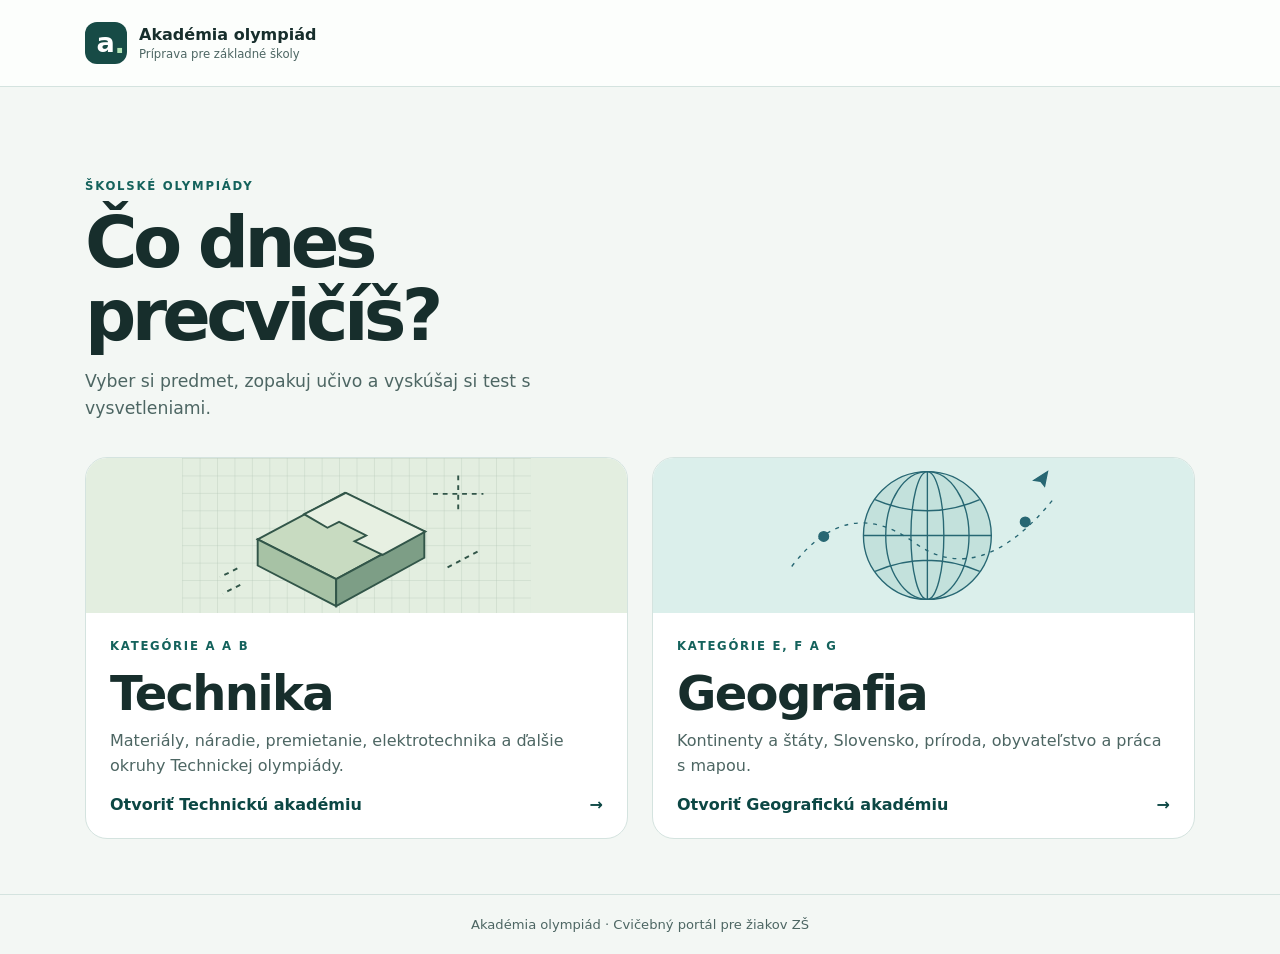
<file: index.html>
<!doctype html>
<html lang="sk">
<head>
<meta charset="utf-8"><meta name="viewport" content="width=device-width,initial-scale=1">
<meta name="description" content="Príprava na Technickú a Geografickú olympiádu pre žiakov základných škôl.">
<title>Akadémia olympiád | Vyber si predmet</title>
<link rel="stylesheet" href="geografia/academy.css">
</head>
<body class="portal">
<header class="portal-header"><a class="wordmark" href="./"><span class="logo">a<span>.</span></span><span>Akadémia olympiád<small>Príprava pre základné školy</small></span></a></header>
<main class="portal-main">
  <div class="portal-intro"><p class="kicker">ŠKOLSKÉ OLYMPIÁDY</p><h1>Čo dnes<br>precvičíš?</h1><p>Vyber si predmet, zopakuj učivo a vyskúšaj si test s vysvetleniami.</p></div>
  <div class="subject-grid">
    <a class="subject tech" href="technika.html">
      <div class="subject-art" aria-hidden="true"><svg viewBox="0 0 360 160"><defs><pattern id="grid" width="18" height="18" patternUnits="userSpaceOnUse"><path d="M18 0H0V18" fill="none" stroke="#abc0ac" stroke-width=".6"/></pattern></defs><rect width="360" height="160" fill="url(#grid)"/><g fill="none" stroke="#325649" stroke-width="2"><path d="M78 84 168 36 250 76 159 125Z" fill="#c8dbc1"/><path d="M78 84v27l81 42v-28Z" fill="#a7c2a5"/><path d="M159 125l91-49v27l-91 50Z" fill="#7d9e86"/><path d="m126 58 43-22 82 40-44 24-29-14 12-6-28-14-12 6Z" fill="#e7f0e2"/><path d="M259 37h52m-26-19v38M57 114l-18 9m21 8-18 9m232-27 34-18" stroke-dasharray="5 5"/></g></svg></div>
      <div class="subject-content"><p class="kicker">KATEGÓRIE A A B</p><h2>Technika</h2><p>Materiály, náradie, premietanie, elektrotechnika a ďalšie okruhy Technickej olympiády.</p><span class="subject-cta">Otvoriť Technickú akadémiu <span aria-hidden="true">→</span></span></div>
    </a>
    <a class="subject geo" href="geografia/">
      <div class="subject-art" aria-hidden="true"><svg viewBox="0 0 360 160"><g fill="none" stroke="#276773" stroke-width="1.4"><circle cx="184" cy="80" r="66" fill="#c3e1dc"/><ellipse cx="184" cy="80" rx="43" ry="66"/><ellipse cx="184" cy="80" rx="17" ry="66"/><path d="M118 80h132M130 43q54 23 108 0M130 117q54-23 108 0M184 14v132"/><path d="M44 112q57-75 126-25t146-47" stroke-dasharray="4 6"/><circle cx="77" cy="81" r="5" fill="#276773"/><circle cx="285" cy="66" r="5" fill="#276773"/><path d="m294 23 14-9-3 15-4-5Z" fill="#276773"/></g></svg></div>
      <div class="subject-content"><p class="kicker">KATEGÓRIE E, F A G</p><h2>Geografia</h2><p>Kontinenty a štáty, Slovensko, príroda, obyvateľstvo a práca s mapou.</p><span class="subject-cta">Otvoriť Geografickú akadémiu <span aria-hidden="true">→</span></span></div>
    </a>
  </div>
</main>
<footer class="portal-footer">Akadémia olympiád · Cvičebný portál pre žiakov ZŠ</footer>
</body></html>
</file>
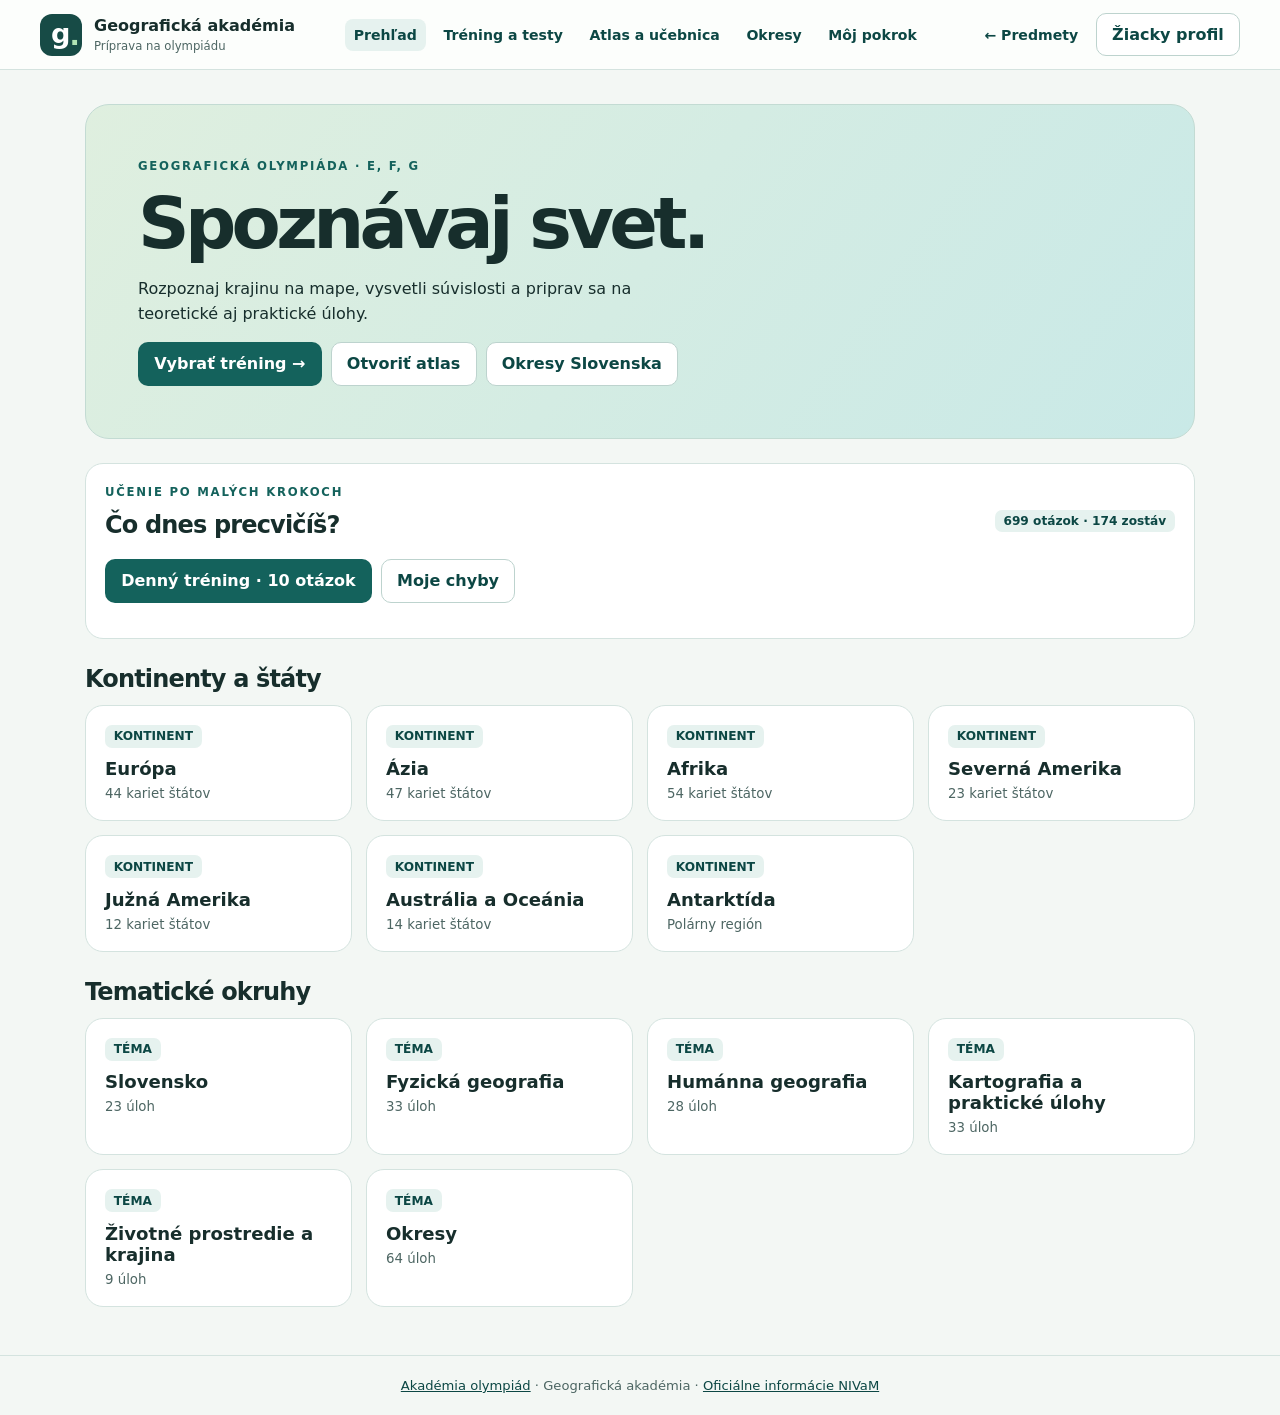
<file: geografia/index.html>
<!doctype html>
<html lang="sk">
<head>
<meta charset="utf-8"><meta name="viewport" content="width=device-width,initial-scale=1">
<meta name="description" content="Geografická akadémia pre základné školy. Tréning na Geografickú olympiádu, atlas a pokrok.">
<title>Geografická akadémia</title>
<link rel="stylesheet" href="academy.css?v=gelnica1">
<script src="app.js?v=gelnica1" defer></script>
</head>
<body class="academy">
<header class="academy-header">
  <a class="wordmark" href="#prehlad"><span class="logo">g<span>.</span></span><span>Geografická akadémia<small>Príprava na olympiádu</small></span></a>
  <nav aria-label="Navigácia"><a href="#prehlad">Prehľad</a><a href="#trening">Tréning a testy</a><a href="#atlas">Atlas a učebnica</a><a href="#okresy">Okresy</a><a href="#pokrok">Môj pokrok</a></nav>
  <div class="header-actions"><a href="../">← Predmety</a><button id="profile-button" class="secondary">Profil</button></div>
</header>
<main id="screen" class="screen" tabindex="-1"><p role="status">Načítavam geografické otázky…</p></main>
<footer class="portal-footer"><a href="../">Akadémia olympiád</a> · Geografická akadémia · <a href="https://nivam.sk/olympiady-a-sutaze/geograficka-olympiada/">Oficiálne informácie NIVaM</a></footer>
<dialog id="profile-dialog" aria-labelledby="profile-title">
  <form id="profile-form">
    <p class="kicker">MÔJ PROFIL</p><h2 id="profile-title">Žiacky profil</h2>
    <p class="muted">Použi prezývku. Pokusy aj profil sa ukladajú v tomto prehliadači.</p>
    <label>Prezývka<input name="nickname" maxlength="30" autocomplete="off" required></label>
    <label>Kategória<select name="category"><option value="G">G · 5. ročník</option><option value="F">F · 6.–7. ročník</option><option value="E">E · 8.–9. ročník</option></select></label>
    <div class="actions"><button class="primary">Vytvoriť profil</button><button type="button" id="close-profile" class="secondary">Zavrieť</button></div>
  </form>
  <div id="profiles"></div>
</dialog>
</body></html>
</file>
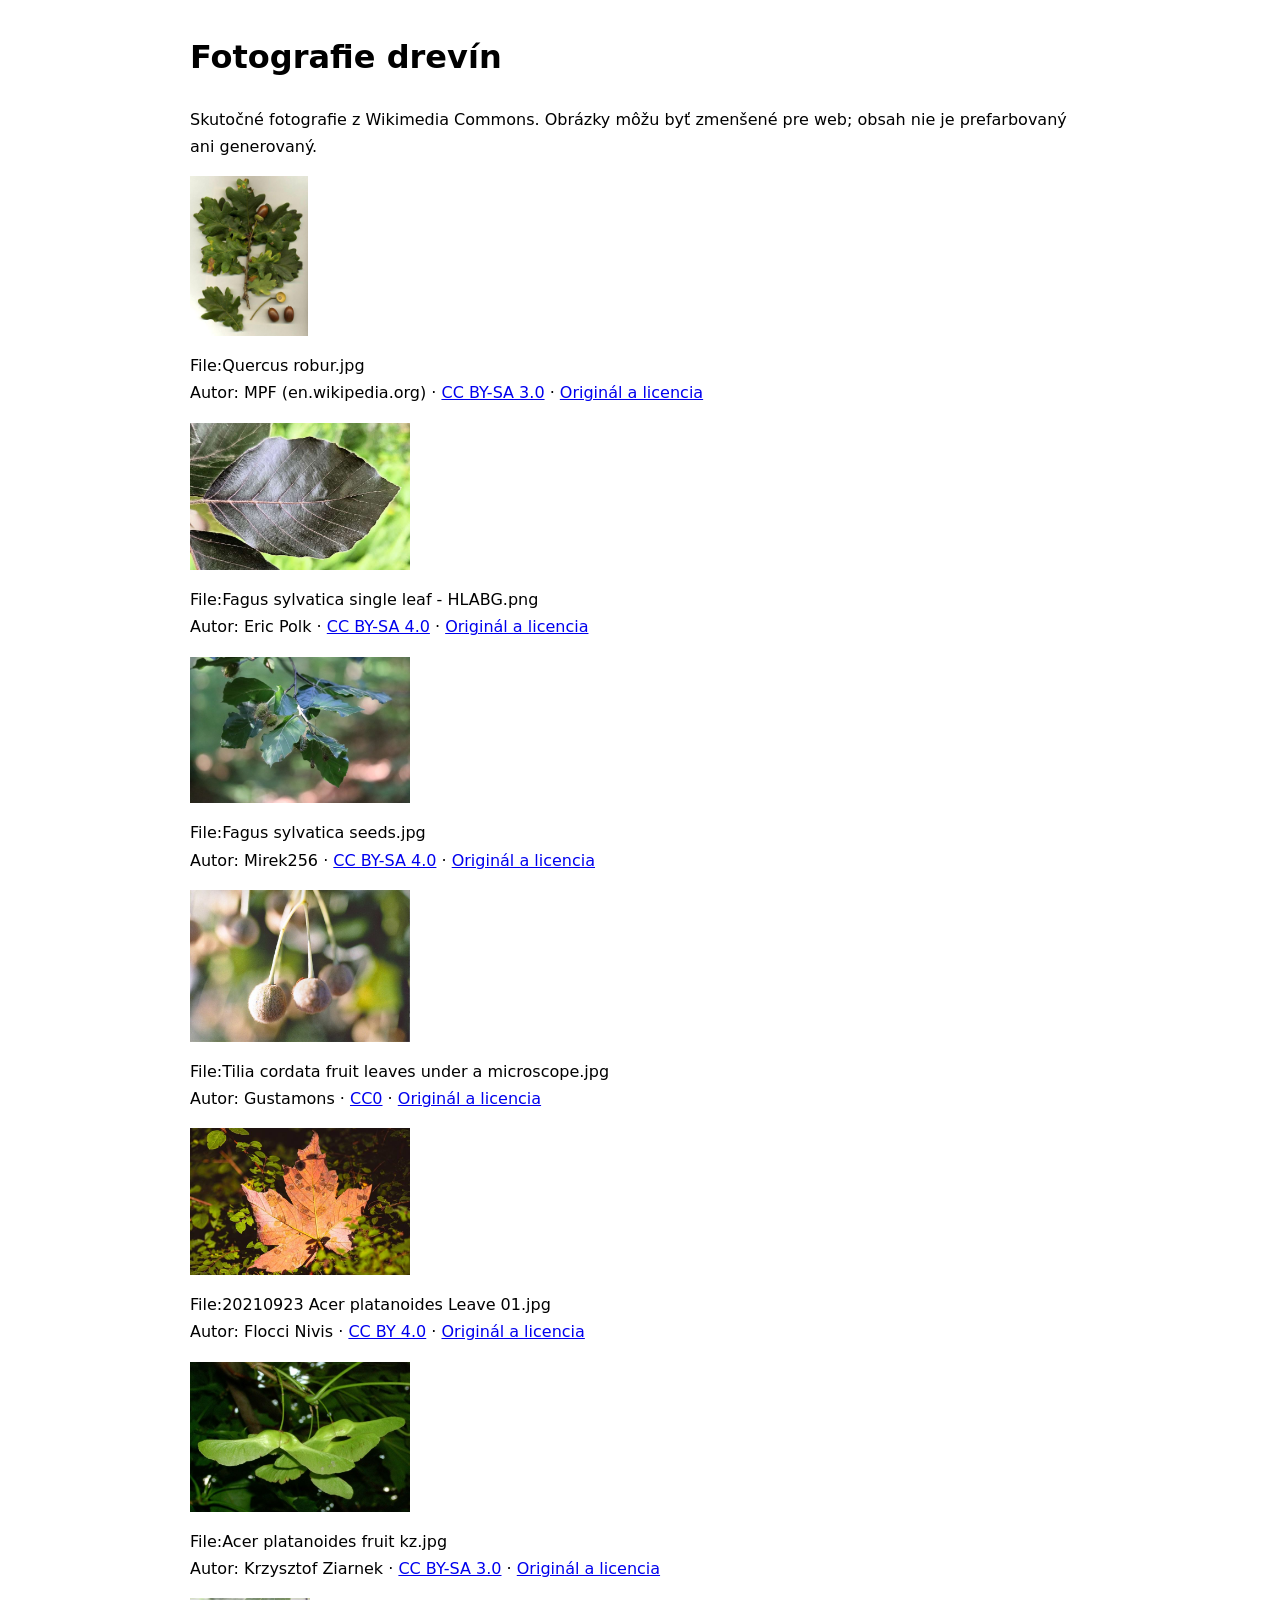
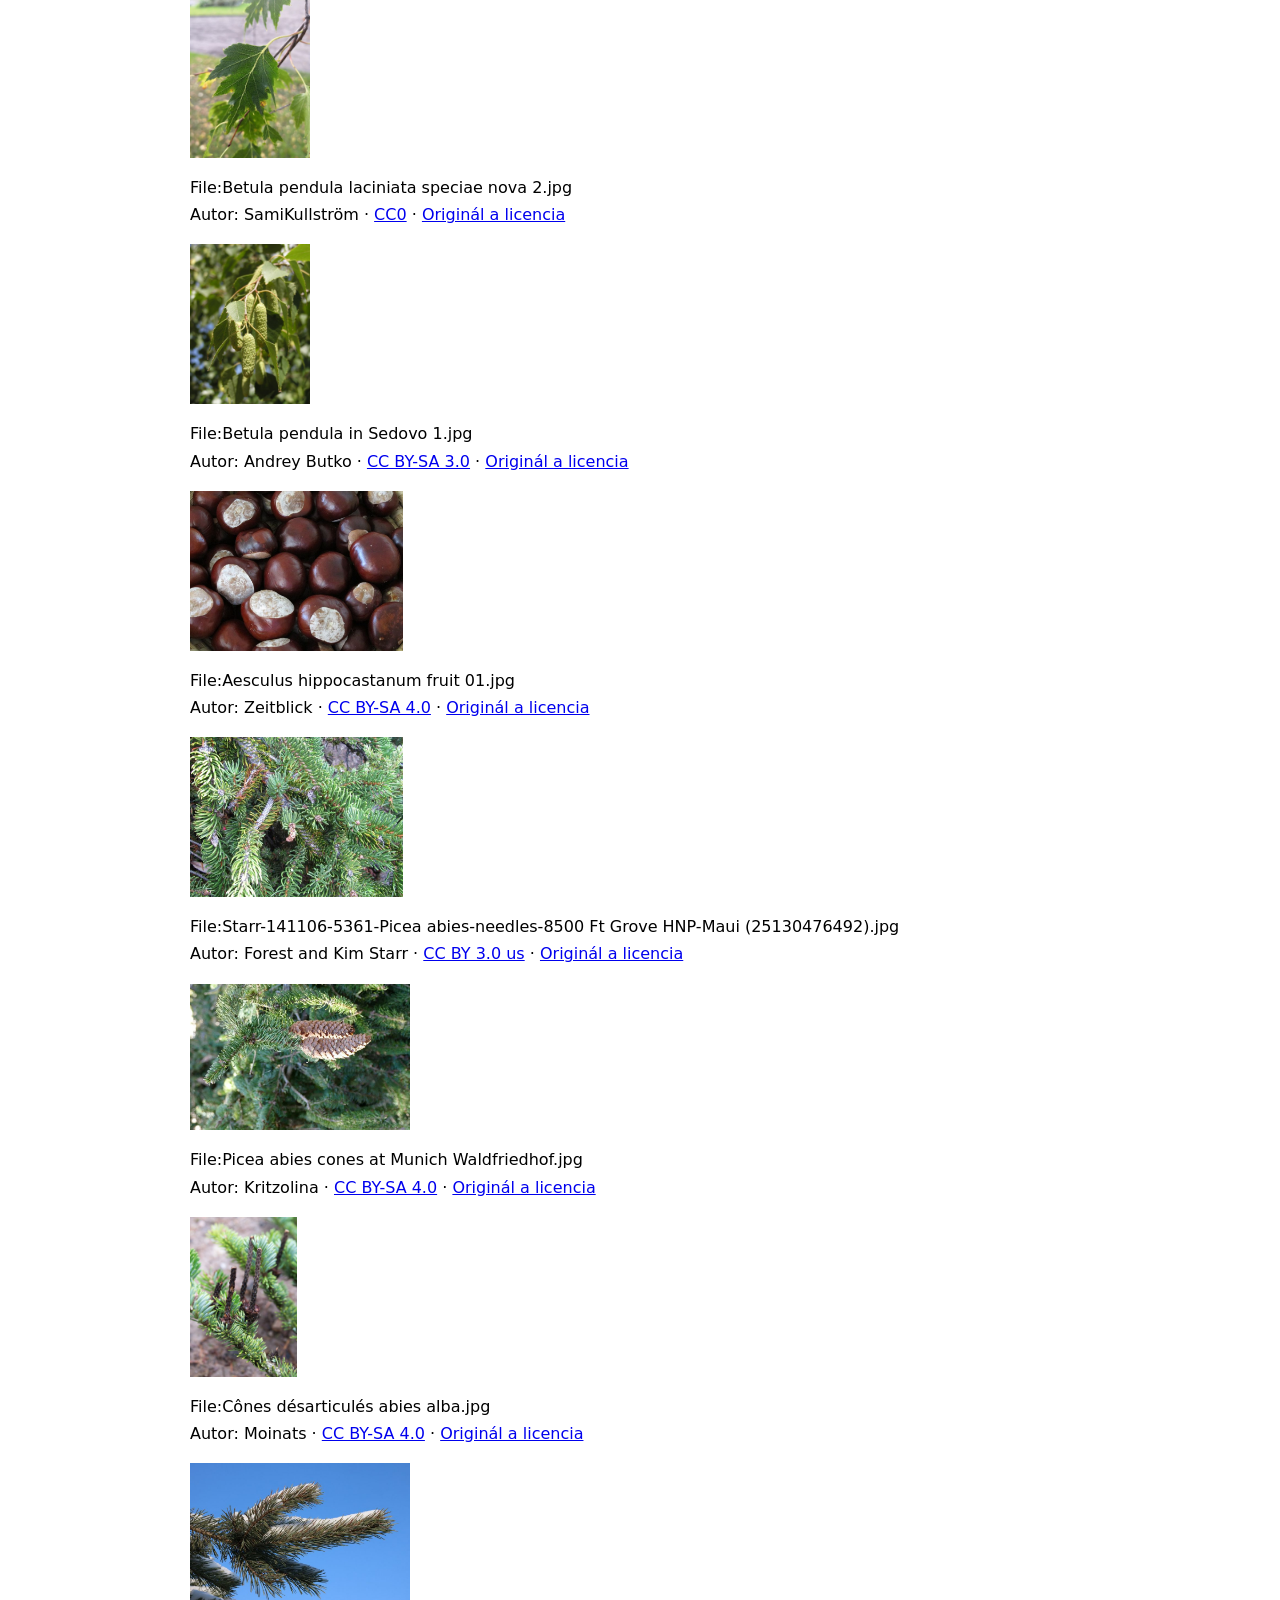
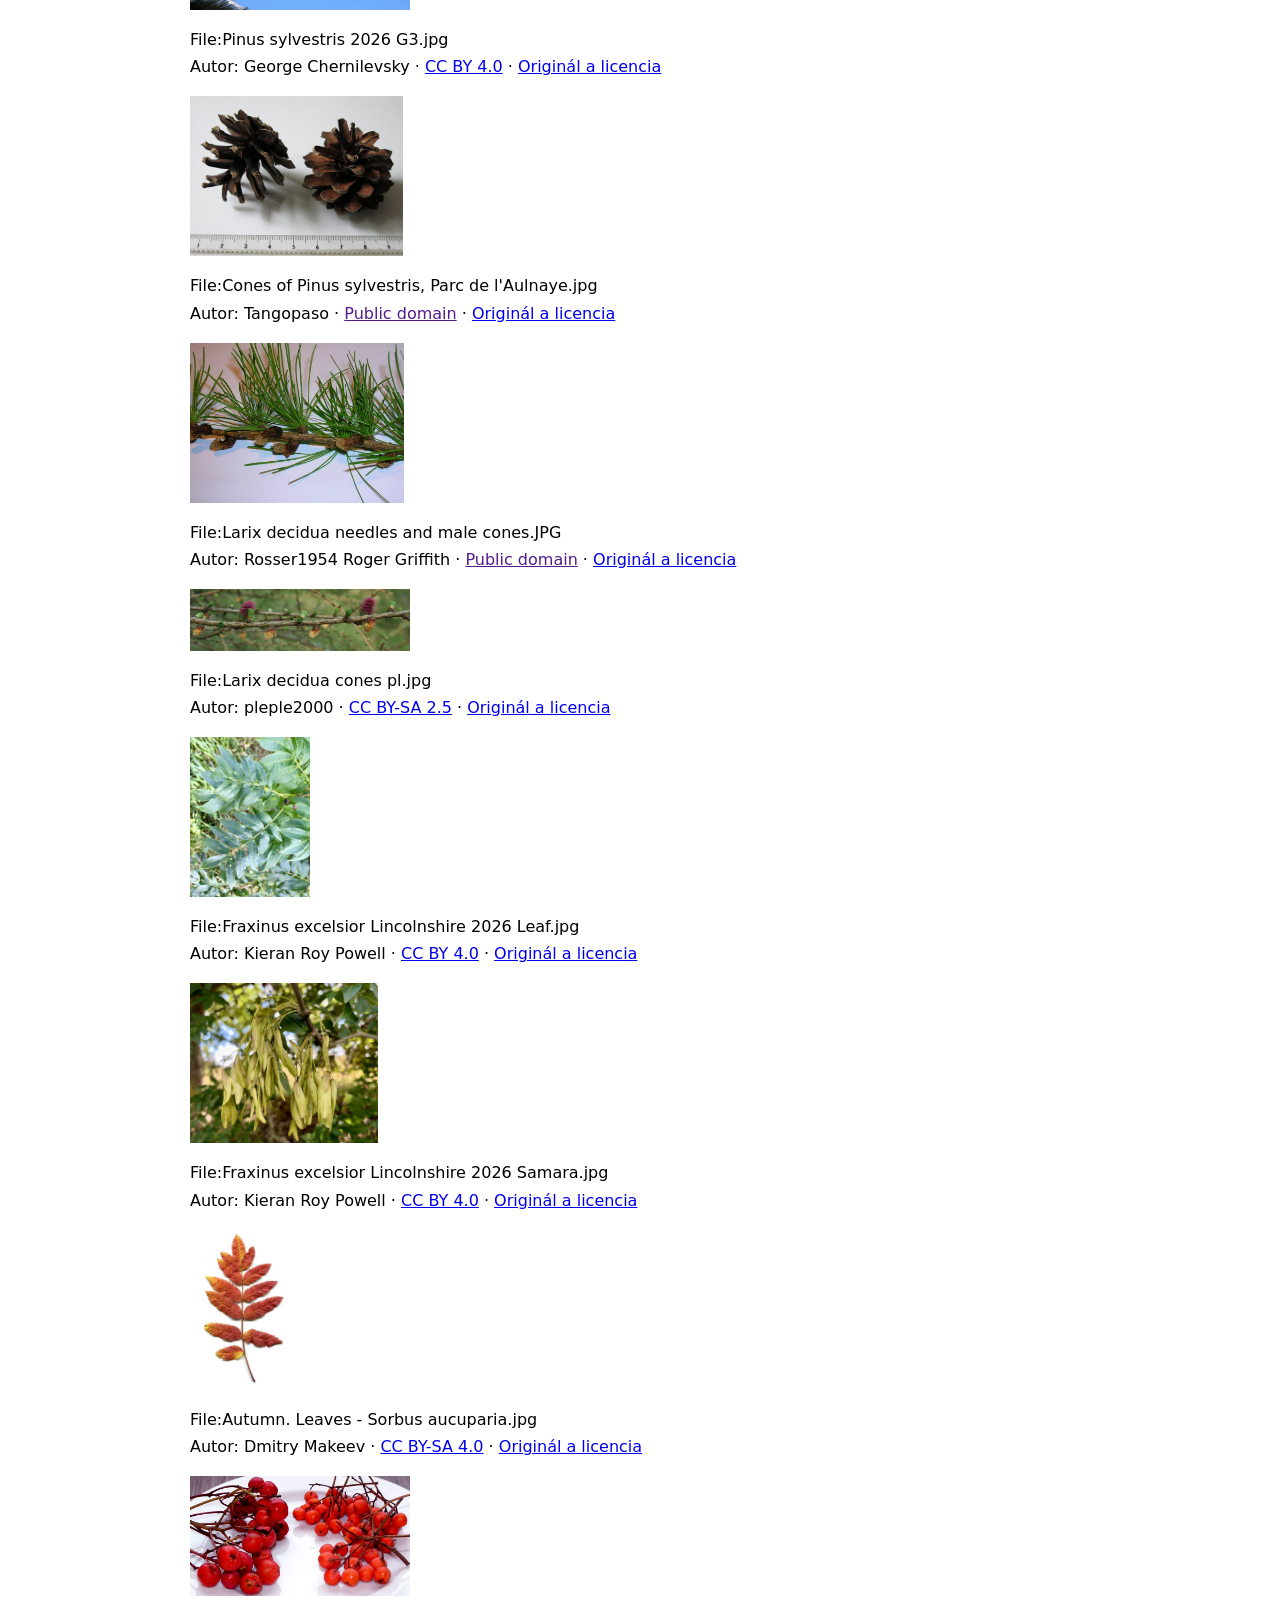
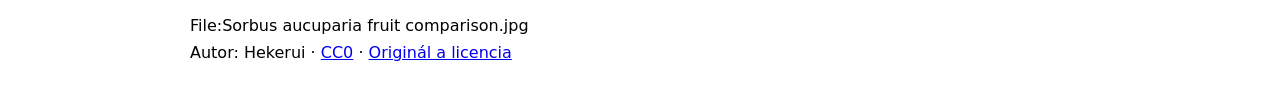
<file: photo-credits.html>
<html lang="sk"><meta charset="utf-8"><title>Fotografie – zdroje</title><style>body{max-width:900px;margin:30px auto;font:16px/1.7 system-ui}img{max-width:220px;max-height:160px}</style><h1>Fotografie drevín</h1><p>Skutočné fotografie z Wikimedia Commons. Obrázky môžu byť zmenšené pre web; obsah nie je prefarbovaný ani generovaný.</p><section><img src="assets/tree-photos/oak-fruit.jpg"><p>File:Quercus robur.jpg<br>Autor: MPF (en.wikipedia.org) · <a href="http://creativecommons.org/licenses/by-sa/3.0/">CC BY-SA 3.0</a> · <a href="https://commons.wikimedia.org/wiki/File:Quercus_robur.jpg">Originál a licencia</a></p></section><section><img src="assets/tree-photos/beech-leaf.jpg"><p>File:Fagus sylvatica single leaf - HLABG.png<br>Autor: Eric Polk · <a href="https://creativecommons.org/licenses/by-sa/4.0">CC BY-SA 4.0</a> · <a href="https://commons.wikimedia.org/wiki/File:Fagus_sylvatica_single_leaf_-_HLABG.png">Originál a licencia</a></p></section><section><img src="assets/tree-photos/beech-fruit.jpg"><p>File:Fagus sylvatica seeds.jpg<br>Autor: Mirek256 · <a href="https://creativecommons.org/licenses/by-sa/4.0">CC BY-SA 4.0</a> · <a href="https://commons.wikimedia.org/wiki/File:Fagus_sylvatica_seeds.jpg">Originál a licencia</a></p></section><section><img src="assets/tree-photos/linden-fruit.jpg"><p>File:Tilia cordata fruit leaves under a microscope.jpg<br>Autor: Gustamons · <a href="http://creativecommons.org/publicdomain/zero/1.0/deed.en">CC0</a> · <a href="https://commons.wikimedia.org/wiki/File:Tilia_cordata_fruit_leaves_under_a_microscope.jpg">Originál a licencia</a></p></section><section><img src="assets/tree-photos/maple-leaf.jpg"><p>File:20210923 Acer platanoides Leave 01.jpg<br>Autor: Flocci Nivis · <a href="https://creativecommons.org/licenses/by/4.0">CC BY 4.0</a> · <a href="https://commons.wikimedia.org/wiki/File:20210923_Acer_platanoides_Leave_01.jpg">Originál a licencia</a></p></section><section><img src="assets/tree-photos/maple-fruit.jpg"><p>File:Acer platanoides fruit kz.jpg<br>Autor: Krzysztof Ziarnek · <a href="http://creativecommons.org/licenses/by-sa/3.0/">CC BY-SA 3.0</a> · <a href="https://commons.wikimedia.org/wiki/File:Acer_platanoides_fruit_kz.jpg">Originál a licencia</a></p></section><section><img src="assets/tree-photos/birch-leaf.jpg"><p>File:Betula pendula laciniata speciae nova 2.jpg<br>Autor: SamiKullström · <a href="http://creativecommons.org/publicdomain/zero/1.0/deed.en">CC0</a> · <a href="https://commons.wikimedia.org/wiki/File:Betula_pendula_laciniata_speciae_nova_2.jpg">Originál a licencia</a></p></section><section><img src="assets/tree-photos/birch-fruit.jpg"><p>File:Betula pendula in Sedovo 1.jpg<br>Autor: Andrey Butko · <a href="https://creativecommons.org/licenses/by-sa/3.0">CC BY-SA 3.0</a> · <a href="https://commons.wikimedia.org/wiki/File:Betula_pendula_in_Sedovo_1.jpg">Originál a licencia</a></p></section><section><img src="assets/tree-photos/horse-fruit.jpg"><p>File:Aesculus hippocastanum fruit 01.jpg<br>Autor: Zeitblick · <a href="https://creativecommons.org/licenses/by-sa/4.0">CC BY-SA 4.0</a> · <a href="https://commons.wikimedia.org/wiki/File:Aesculus_hippocastanum_fruit_01.jpg">Originál a licencia</a></p></section><section><img src="assets/tree-photos/spruce-leaf.jpg"><p>File:Starr-141106-5361-Picea abies-needles-8500 Ft Grove HNP-Maui (25130476492).jpg<br>Autor: Forest and Kim Starr · <a href="https://creativecommons.org/licenses/by/3.0/us/deed.en">CC BY 3.0 us</a> · <a href="https://commons.wikimedia.org/wiki/File:Starr-141106-5361-Picea_abies-needles-8500_Ft_Grove_HNP-Maui_(25130476492).jpg">Originál a licencia</a></p></section><section><img src="assets/tree-photos/spruce-fruit.jpg"><p>File:Picea abies cones at Munich Waldfriedhof.jpg<br>Autor: Kritzolina · <a href="https://creativecommons.org/licenses/by-sa/4.0">CC BY-SA 4.0</a> · <a href="https://commons.wikimedia.org/wiki/File:Picea_abies_cones_at_Munich_Waldfriedhof.jpg">Originál a licencia</a></p></section><section><img src="assets/tree-photos/fir-fruit.jpg"><p>File:Cônes désarticulés abies alba.jpg<br>Autor: Moinats · <a href="https://creativecommons.org/licenses/by-sa/4.0">CC BY-SA 4.0</a> · <a href="https://commons.wikimedia.org/wiki/File:C%C3%B4nes_d%C3%A9sarticul%C3%A9s_abies_alba.jpg">Originál a licencia</a></p></section><section><img src="assets/tree-photos/pine-leaf.jpg"><p>File:Pinus sylvestris 2026 G3.jpg<br>Autor: George Chernilevsky · <a href="https://creativecommons.org/licenses/by/4.0">CC BY 4.0</a> · <a href="https://commons.wikimedia.org/wiki/File:Pinus_sylvestris_2026_G3.jpg">Originál a licencia</a></p></section><section><img src="assets/tree-photos/pine-fruit.jpg"><p>File:Cones of Pinus sylvestris, Parc de l&#x27;Aulnaye.jpg<br>Autor: Tangopaso · <a href="">Public domain</a> · <a href="https://commons.wikimedia.org/wiki/File:Cones_of_Pinus_sylvestris,_Parc_de_l%27Aulnaye.jpg">Originál a licencia</a></p></section><section><img src="assets/tree-photos/larch-leaf.jpg"><p>File:Larix decidua needles and male cones.JPG<br>Autor: Rosser1954 Roger Griffith · <a href="">Public domain</a> · <a href="https://commons.wikimedia.org/wiki/File:Larix_decidua_needles_and_male_cones.JPG">Originál a licencia</a></p></section><section><img src="assets/tree-photos/larch-fruit.jpg"><p>File:Larix decidua cones pl.jpg<br>Autor: pleple2000 · <a href="https://creativecommons.org/licenses/by-sa/2.5">CC BY-SA 2.5</a> · <a href="https://commons.wikimedia.org/wiki/File:Larix_decidua_cones_pl.jpg">Originál a licencia</a></p></section><section><img src="assets/tree-photos/ash-leaf.jpg"><p>File:Fraxinus excelsior Lincolnshire 2026 Leaf.jpg<br>Autor: Kieran Roy Powell · <a href="https://creativecommons.org/licenses/by/4.0">CC BY 4.0</a> · <a href="https://commons.wikimedia.org/wiki/File:Fraxinus_excelsior_Lincolnshire_2026_Leaf.jpg">Originál a licencia</a></p></section><section><img src="assets/tree-photos/ash-fruit.jpg"><p>File:Fraxinus excelsior Lincolnshire 2026 Samara.jpg<br>Autor: Kieran Roy Powell · <a href="https://creativecommons.org/licenses/by/4.0">CC BY 4.0</a> · <a href="https://commons.wikimedia.org/wiki/File:Fraxinus_excelsior_Lincolnshire_2026_Samara.jpg">Originál a licencia</a></p></section><section><img src="assets/tree-photos/rowan-leaf.jpg"><p>File:Autumn. Leaves - Sorbus aucuparia.jpg<br>Autor: Dmitry Makeev · <a href="https://creativecommons.org/licenses/by-sa/4.0">CC BY-SA 4.0</a> · <a href="https://commons.wikimedia.org/wiki/File:Autumn._Leaves_-_Sorbus_aucuparia.jpg">Originál a licencia</a></p></section><section><img src="assets/tree-photos/rowan-fruit.jpg"><p>File:Sorbus aucuparia fruit comparison.jpg<br>Autor: Hekerui · <a href="http://creativecommons.org/publicdomain/zero/1.0/deed.en">CC0</a> · <a href="https://commons.wikimedia.org/wiki/File:Sorbus_aucuparia_fruit_comparison.jpg">Originál a licencia</a></p></section>
</file>
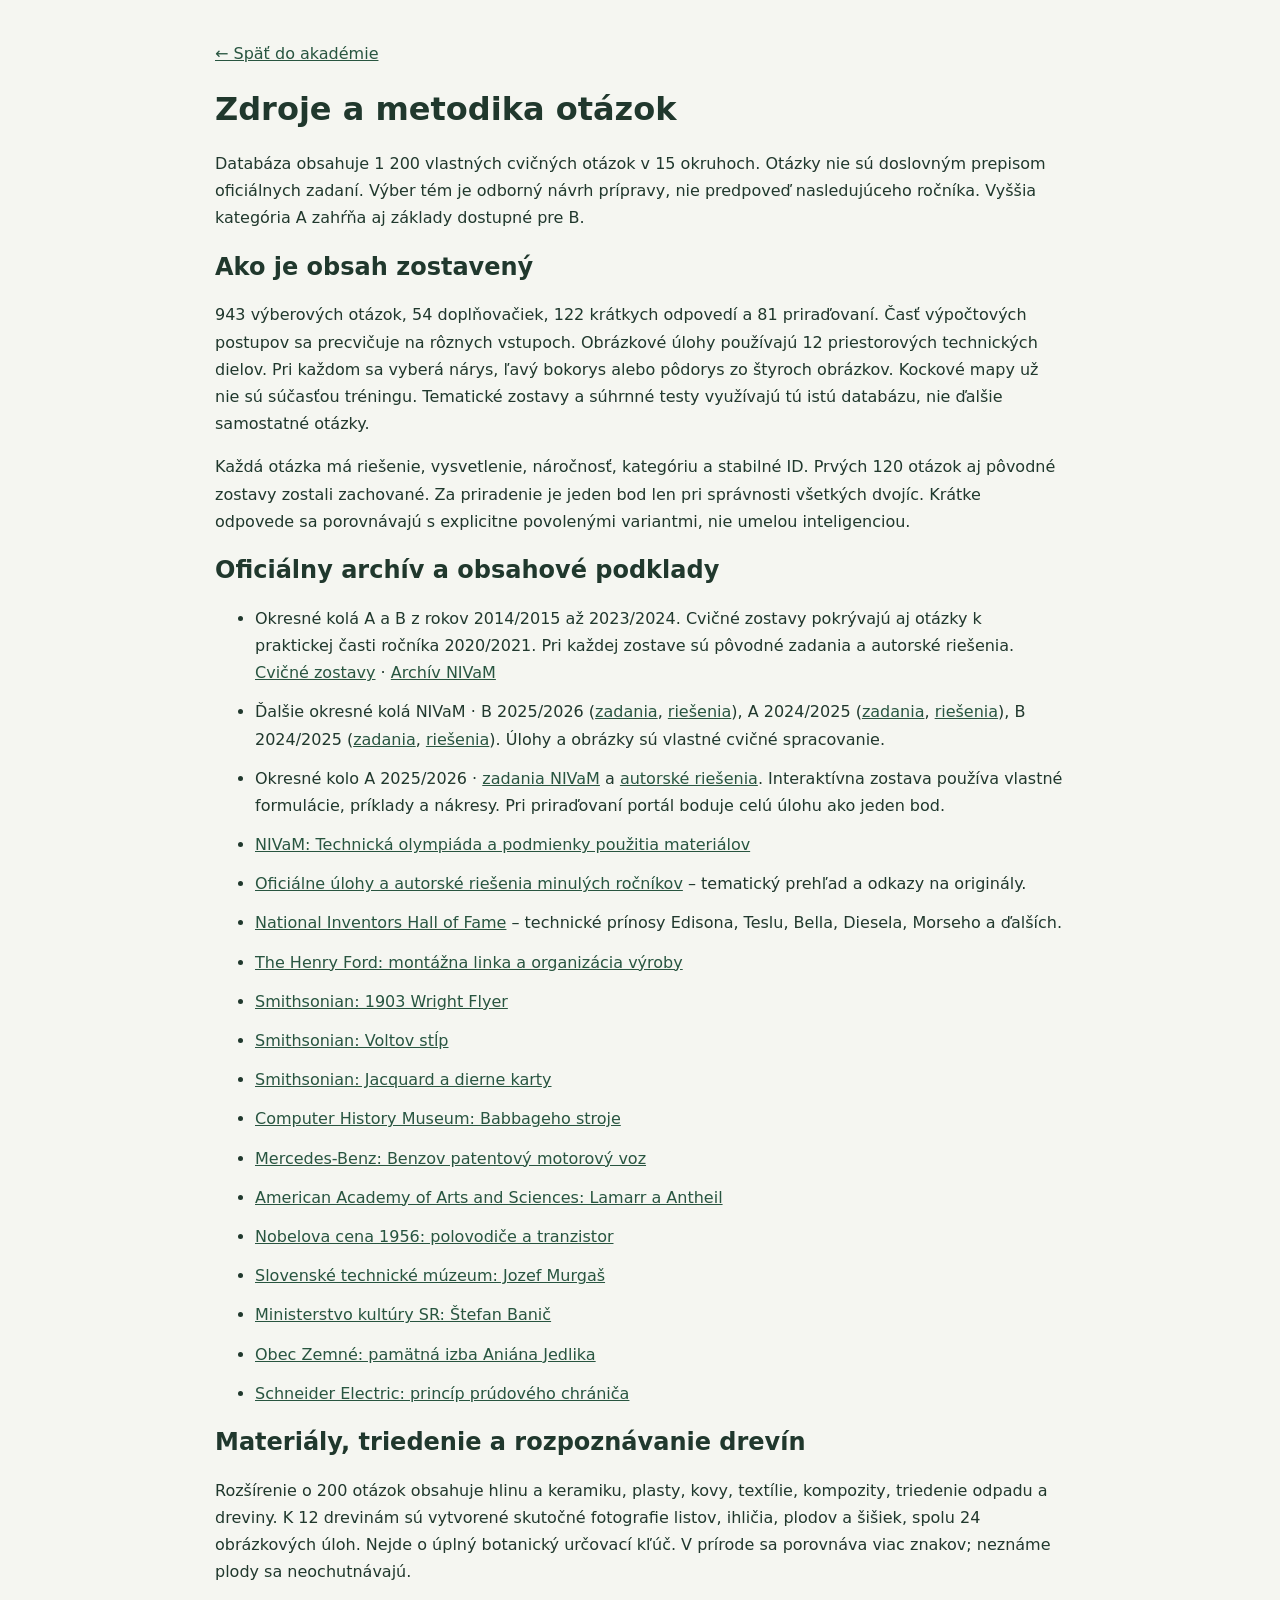
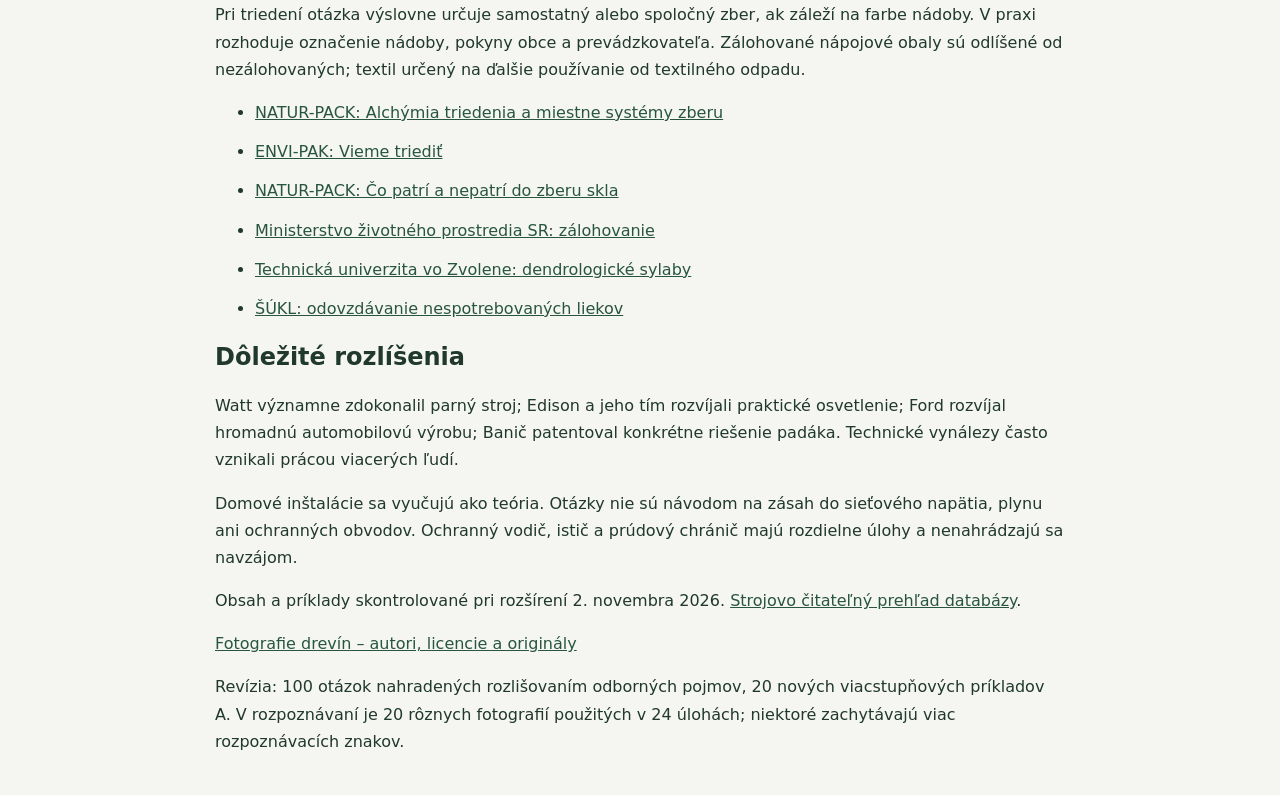
<file: sources.html>
<!doctype html><html lang="sk"><meta charset="utf-8"><meta name="viewport" content="width=device-width,initial-scale=1"><title>Zdroje a metodika · Technická akadémia</title><style>body{max-width:850px;margin:40px auto;padding:0 22px;background:#f5f6f1;color:#20382d;font:16px/1.7 system-ui}a{color:#285540}li{margin:12px 0}h1,h2{line-height:1.25}</style><a href="./">← Späť do akadémie</a><h1>Zdroje a metodika otázok</h1><p>Databáza obsahuje 1 200 vlastných cvičných otázok v 15 okruhoch. Otázky nie sú doslovným prepisom oficiálnych zadaní. Výber tém je odborný návrh prípravy, nie predpoveď nasledujúceho ročníka. Vyššia kategória A zahŕňa aj základy dostupné pre B.</p><h2>Ako je obsah zostavený</h2><p>943 výberových otázok, 54 doplňovačiek, 122 krátkych odpovedí a 81 priraďovaní. Časť výpočtových postupov sa precvičuje na rôznych vstupoch. Obrázkové úlohy používajú 12 priestorových technických dielov. Pri každom sa vyberá nárys, ľavý bokorys alebo pôdorys zo štyroch obrázkov. Kockové mapy už nie sú súčasťou tréningu. Tematické zostavy a súhrnné testy využívajú tú istú databázu, nie ďalšie samostatné otázky.</p><p>Každá otázka má riešenie, vysvetlenie, náročnosť, kategóriu a stabilné ID. Prvých 120 otázok aj pôvodné zostavy zostali zachované. Za priradenie je jeden bod len pri správnosti všetkých dvojíc. Krátke odpovede sa porovnávajú s explicitne povolenými variantmi, nie umelou inteligenciou.</p><h2>Oficiálny archív a obsahové podklady</h2><ul>
<li>Okresné kolá A a B z rokov 2014/2015 až 2023/2024. Cvičné zostavy pokrývajú aj otázky k praktickej časti ročníka 2020/2021. Pri každej zostave sú pôvodné zadania a autorské riešenia. <a href="technika.html?zostava=A-okres-2014-2015#okresne-kola">Cvičné zostavy</a> · <a href="https://nivam.sk/olympiady-a-sutaze/technicka-olympiada/sutazne-ulohy-a-autorske-riesenia/">Archív NIVaM</a></li>
<li>Ďalšie okresné kolá NIVaM · B 2025/2026 (<a href="https://nivam.sk/wp-content/uploads/TE16okBTeul25.pdf">zadania</a>, <a href="https://nivam.sk/wp-content/uploads/TE16okBTeri25.pdf">riešenia</a>), A 2024/2025 (<a href="https://nivam.sk/wp-content/uploads/TE15okAteul25.pdf">zadania</a>, <a href="https://nivam.sk/wp-content/uploads/TE15okAteri25.pdf">riešenia</a>), B 2024/2025 (<a href="https://nivam.sk/wp-content/uploads/TE15okBteul25.pdf">zadania</a>, <a href="https://nivam.sk/wp-content/uploads/TE15okBteri25.pdf">riešenia</a>). Úlohy a obrázky sú vlastné cvičné spracovanie.</li>
<li>Okresné kolo A 2025/2026 · <a href="https://nivam.sk/wp-content/uploads/TE16okATeul25.pdf">zadania NIVaM</a> a <a href="https://nivam.sk/wp-content/uploads/TE16okATeri25.pdf">autorské riešenia</a>. Interaktívna zostava používa vlastné formulácie, príklady a nákresy. Pri priraďovaní portál boduje celú úlohu ako jeden bod.</li>
<li><a href="https://nivam.sk/olympiady-a-sutaze/technicka-olympiada/">NIVaM: Technická olympiáda a podmienky použitia materiálov</a></li>
<li><a href="https://nivam.sk/olympiady-a-sutaze/technicka-olympiada/sutazne-ulohy-a-autorske-riesenia/">Oficiálne úlohy a autorské riešenia minulých ročníkov</a> – tematický prehľad a odkazy na originály.</li>
<li><a href="https://www.invent.org/inductees/list">National Inventors Hall of Fame</a> – technické prínosy Edisona, Teslu, Bella, Diesela, Morseho a ďalších.</li>
<li><a href="https://www.thehenryford.org/collections/explore/articles/ford-methods-and-the-ford-shops">The Henry Ford: montážna linka a organizácia výroby</a></li>
<li><a href="https://airandspace.si.edu/collection-objects/1903-wright-flyer/nasm_A19610048000">Smithsonian: 1903 Wright Flyer</a></li>
<li><a href="https://americanhistory.si.edu/collections/object/nmah_703289">Smithsonian: Voltov stĺp</a></li>
<li><a href="https://avpreservation.si.edu/spotlight/punch-cards">Smithsonian: Jacquard a dierne karty</a></li>
<li><a href="https://www.computerhistory.org/babbage/engines/">Computer History Museum: Babbageho stroje</a></li>
<li><a href="https://group.mercedes-benz.com/company/tradition/company-history/1885-1886.html">Mercedes-Benz: Benzov patentový motorový voz</a></li>
<li><a href="https://www.amacad.org/person/hedy-lamarr">American Academy of Arts and Sciences: Lamarr a Antheil</a></li>
<li><a href="https://www.nobelprize.org/prizes/physics/1956/summary/">Nobelova cena 1956: polovodiče a tranzistor</a></li>
<li><a href="https://stm-ke.sk/sk/odborne-cinnosti/vlastne-vystavy/murgas/detail/8">Slovenské technické múzeum: Jozef Murgaš</a></li>
<li><a href="https://www.culture.gov.sk/sk/aktualita/stefan-banic-priklad-toho-ze-aj-slovaci-vedia-byt-svetovi">Ministerstvo kultúry SR: Štefan Banič</a></li>
<li><a href="https://www.zemne.sk/obec/volny-cas-a-turizmus/pamatna-izba-anyosa-jedlika-87sk.html">Obec Zemné: pamätná izba Aniána Jedlika</a></li>
<li><a href="https://www.se.com/nz/en/faqs/FAQ000210095/">Schneider Electric: princíp prúdového chrániča</a></li>
</ul><h2>Materiály, triedenie a rozpoznávanie drevín</h2><p>Rozšírenie o 200 otázok obsahuje hlinu a keramiku, plasty, kovy, textílie, kompozity, triedenie odpadu a dreviny. K 12 drevinám sú vytvorené skutočné fotografie listov, ihličia, plodov a šišiek, spolu 24 obrázkových úloh. Nejde o úplný botanický určovací kľúč. V prírode sa porovnáva viac znakov; neznáme plody sa neochutnávajú.</p><p>Pri triedení otázka výslovne určuje samostatný alebo spoločný zber, ak záleží na farbe nádoby. V praxi rozhoduje označenie nádoby, pokyny obce a prevádzkovateľa. Zálohované nápojové obaly sú odlíšené od nezálohovaných; textil určený na ďalšie používanie od textilného odpadu.</p><ul><li><a href="https://www.naturpack.sk/sluzby/verejnost/o-triedeni/alchymia-triedenia-komunalneho-odpadu/">NATUR-PACK: Alchýmia triedenia a miestne systémy zberu</a></li><li><a href="https://envipak.sk/viemetriedit">ENVI-PAK: Vieme triediť</a></li><li><a href="https://www.naturpack.sk/sluzby/verejnost/druhy-odpadu/sklo/">NATUR-PACK: Čo patrí a nepatrí do zberu skla</a></li><li><a href="https://www.minzp.sk/zalohovanie/najcastejsie-otazky.html">Ministerstvo životného prostredia SR: zálohovanie</a></li><li><a href="https://kf.tuzvo.sk/sites/default/files/Sylaby_1.pdf">Technická univerzita vo Zvolene: dendrologické sylaby</a></li><li><a href="https://www.sukl.sk/slovenska-verzia/informacie-pre-verejnost/oznamenie-pre-obcanov-o-potrebe-racionalizacie-v-zasobovani-sa-liekmi-a-zaobchadzani-s-liekovym-odpadom">ŠÚKL: odovzdávanie nespotrebovaných liekov</a></li></ul><h2>Dôležité rozlíšenia</h2><p>Watt významne zdokonalil parný stroj; Edison a jeho tím rozvíjali praktické osvetlenie; Ford rozvíjal hromadnú automobilovú výrobu; Banič patentoval konkrétne riešenie padáka. Technické vynálezy často vznikali prácou viacerých ľudí.</p><p>Domové inštalácie sa vyučujú ako teória. Otázky nie sú návodom na zásah do sieťového napätia, plynu ani ochranných obvodov. Ochranný vodič, istič a prúdový chránič majú rozdielne úlohy a nenahrádzajú sa navzájom.</p><p>Obsah a príklady skontrolované pri rozšírení 2. novembra 2026. <a href="content-report.json">Strojovo čitateľný prehľad databázy</a>.</p></html>
<p><a href="photo-credits.html">Fotografie drevín – autori, licencie a originály</a></p><p>Revízia: 100 otázok nahradených rozlišovaním odborných pojmov, 20 nových viacstupňových príkladov A. V rozpoznávaní je 20 rôznych fotografií použitých v 24 úlohách; niektoré zachytávajú viac rozpoznávacích znakov.</p>
</file>
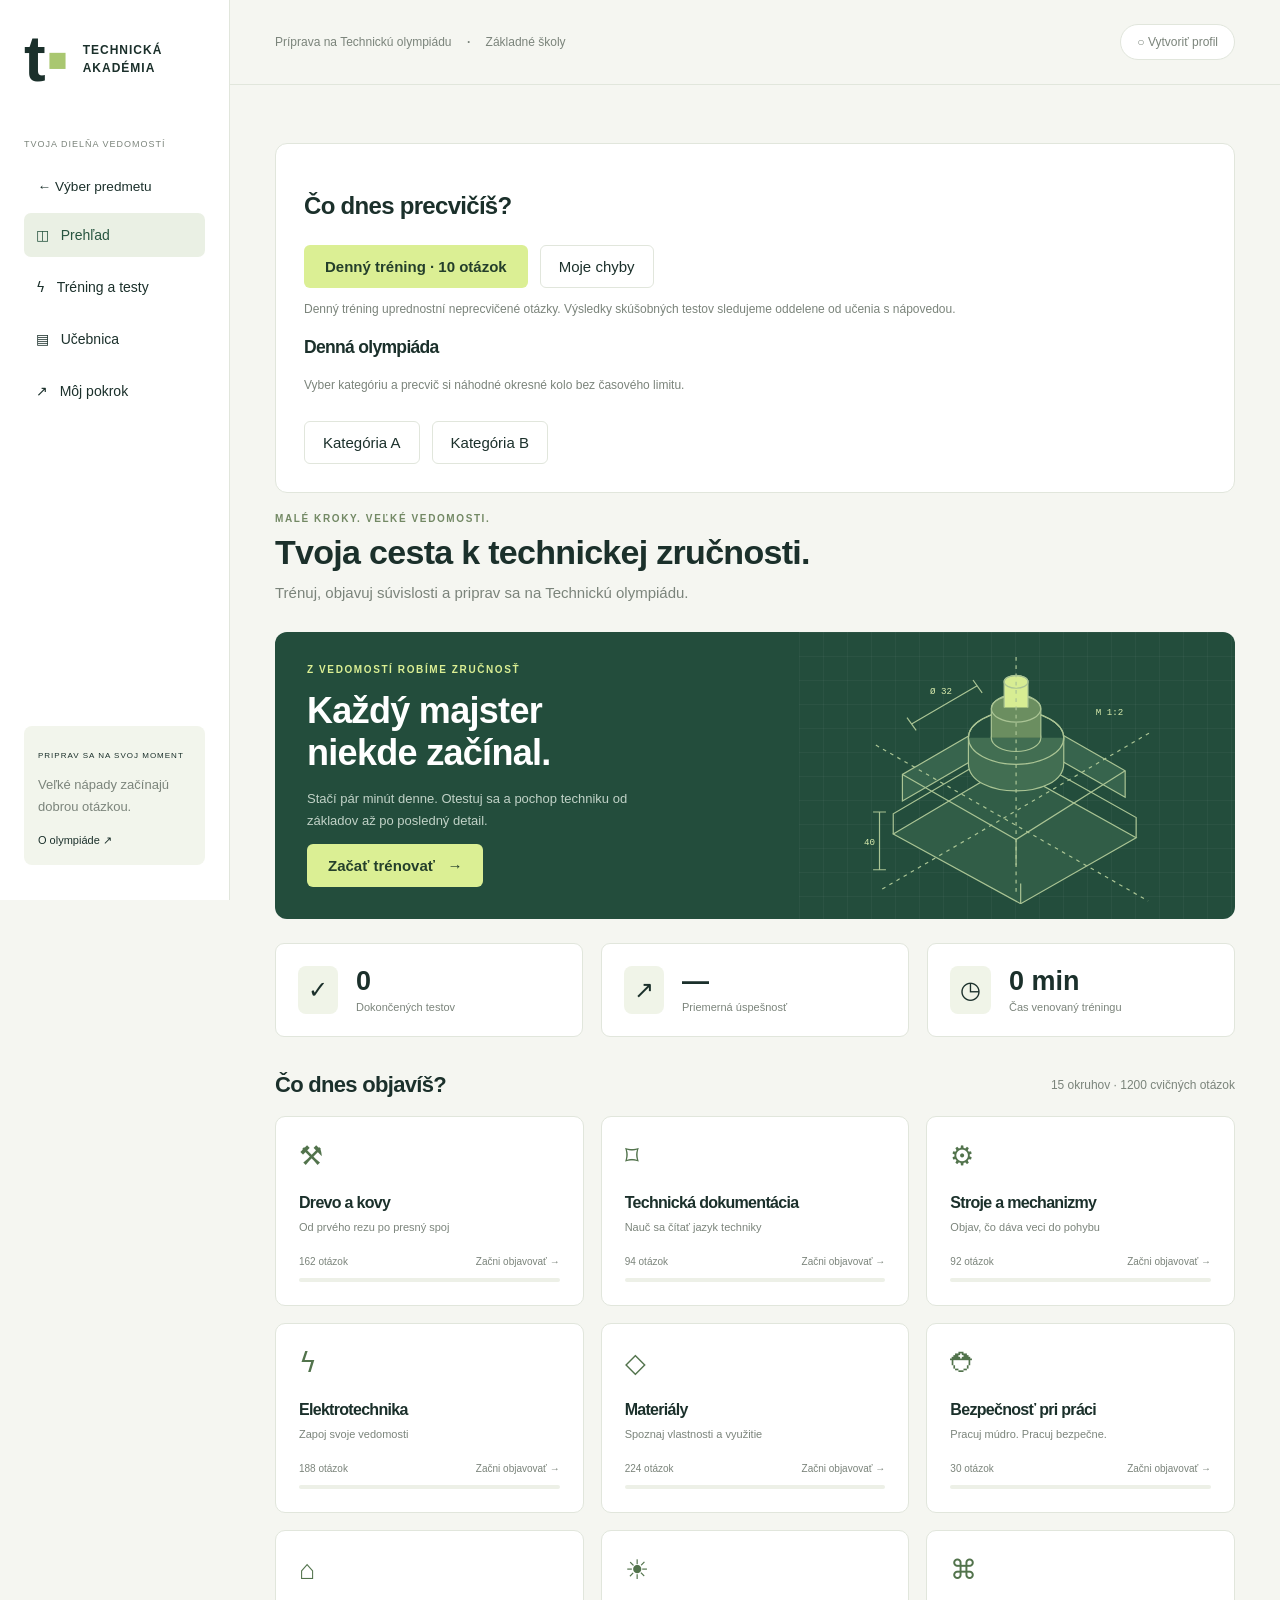
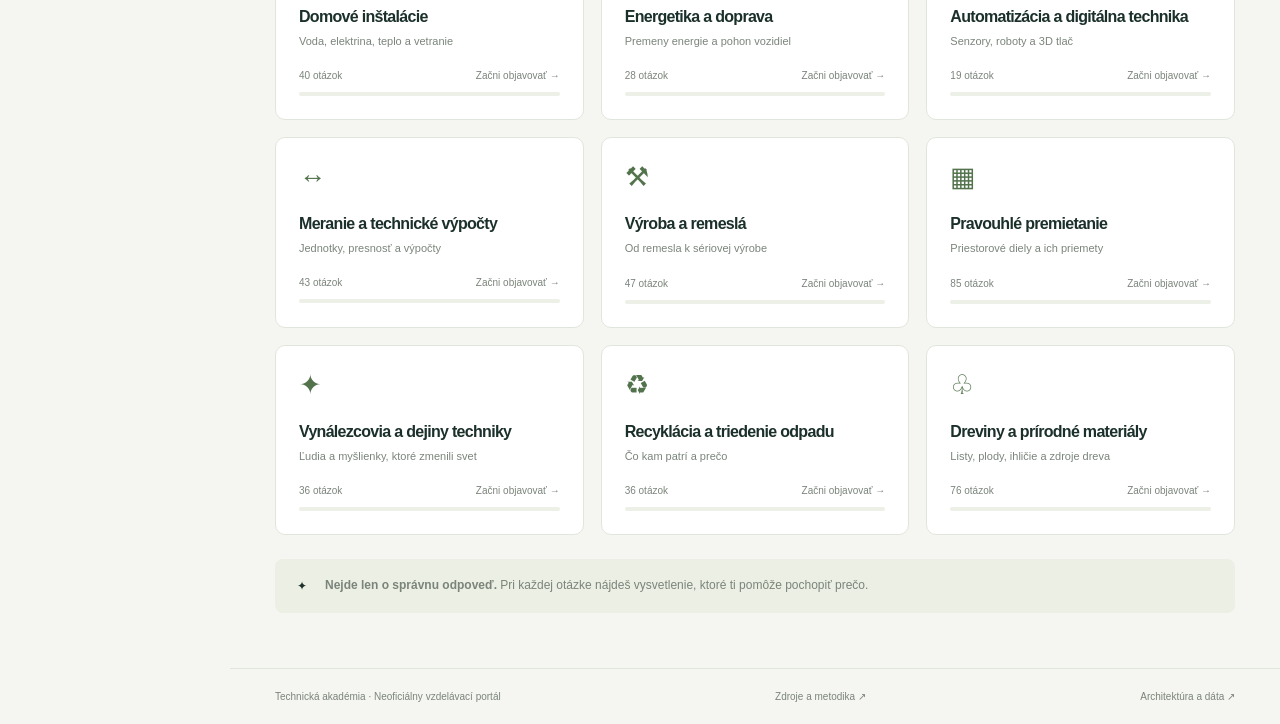
<file: technika.html>
<!doctype html><html lang="sk"><meta charset="utf-8"><meta name="viewport" content="width=device-width,initial-scale=1"><meta name="description" content="Príprava na Technickú olympiádu. Testy, vysvetlenia a sledovanie pokroku."><title>Technická akadémia</title><link rel="stylesheet" href="style.css?v=okresne-4"><body><aside><a class="brand" href="#">t<span>▪</span><small>TECHNICKÁ<br>AKADÉMIA</small></a><div class="navlabel">TVOJA DIELŇA VEDOMOSTÍ</div><nav><a href="./" class="subject-back">← Výber predmetu</a><button data-page="home">◫ &nbsp; Prehľad</button><button data-page="train">ϟ &nbsp; Tréning a testy</button><button data-page="learn">▤ &nbsp; Učebnica</button><button data-page="history">↗ &nbsp; Môj pokrok</button></nav><div class="sidebottom"><small>PRIPRAV SA NA SVOJ MOMENT</small><p>Veľké nápady začínajú<br>dobrou otázkou.</p><a href="https://nivam.sk/olympiady-a-sutaze/technicka-olympiada/" target="_blank" rel="noopener">O olympiáde ↗</a></div></aside><div class="shell"><header><span>Príprava na Technickú olympiádu <b>·</b> Základné školy</span><button id="profileBtn"></button></header><main id="main"></main><footer>Technická akadémia · Neoficiálny vzdelávací portál <a href="sources.html">Zdroje a metodika ↗</a> <a href="architecture.md" target="_blank">Architektúra a dáta ↗</a></footer></div><dialog id="profileDialog"><form id="profileForm"><div class="eyebrow">TVOJE MIESTO V DIELNI</div><h2>Žiacky profil</h2><p>Použi prezývku. Údaje zostávajú v tomto prehliadači. Profil nie je účet chránený heslom.</p><label>Prezývka<input id="nickname" maxlength="30" required placeholder="Napríklad Majster Peter"></label><label>Kategória<select id="profileCategory"><option value="B">B · 5. – 7. ročník</option><option value="A">A · 8. – 9. ročník</option></select></label><button class="primary">Uložiť a pokračovať →</button><button type="button" id="closeDialog" class="plain">Zavrieť</button></form><div id="existing"></div></dialog><script src="app.js?v=okresne-5"></script><script src="enhancements.js?v=denna-olympiada-1"></script></body></html>
</file>
<file: geografia/academy.css>
:root{color-scheme:light;--ink:#172e2c;--muted:#4d6663;--line:#d4e3df;--paper:#fff;--bg:#f3f7f4;--accent:#14625c;--dark:#0c4744;--soft:#e6f2ef;--orange:#8c4a19;--radius:18px;font-family:system-ui,-apple-system,"Segoe UI",sans-serif;color:var(--ink);background:var(--bg)}
*{box-sizing:border-box}body{margin:0}a{color:var(--dark)}button,input,select{font:inherit}button{cursor:pointer}button:disabled{cursor:default;opacity:.52}a:focus-visible,button:focus-visible,input:focus-visible,select:focus-visible,summary:focus-visible{outline:3px solid #b76522;outline-offset:3px}h1,h2,h3,p{margin-top:0}h1{font-size:clamp(2.35rem,5.6vw,4.6rem);letter-spacing:-.065em;line-height:1.02;margin-bottom:1rem}h2{letter-spacing:-.035em;line-height:1.13}p{line-height:1.57}.muted,.hint,small{color:var(--muted)}.kicker{font-size:.73rem;font-weight:800;letter-spacing:.15em;color:var(--accent);margin-bottom:.7rem}.portal-header,.academy-header{border-bottom:1px solid var(--line);background:#fcfefc}.portal-header{padding:22px max(5vw,calc((100vw - 1110px)/2))}.wordmark{display:inline-flex;align-items:center;gap:.75rem;text-decoration:none;color:var(--ink);font-weight:800;line-height:1.2;white-space:nowrap}.wordmark small{display:block;font-weight:500;font-size:.73rem;margin-top:.22rem}.logo{display:grid;place-items:center;position:relative;width:42px;height:42px;border-radius:12px;background:#174b46;color:white;font-size:1.7rem;letter-spacing:-.11em;padding-right:.22rem}.logo span{position:absolute;right:.32rem;bottom:.18rem;color:#b2e4b5}.portal-main,.screen{width:min(1110px,calc(100% - 36px));margin:0 auto}.portal-main{padding:clamp(32px,7vw,90px) 0 55px}.portal-intro p:last-child{color:var(--muted);max-width:36rem;font-size:1.08rem}.subject-grid{display:grid;grid-template-columns:repeat(2,minmax(0,1fr));gap:24px;margin-top:34px}.subject{text-decoration:none;color:var(--ink);display:flex;flex-direction:column;background:#fff;border:1px solid var(--line);border-radius:22px;overflow:hidden;transition:transform .2s,border-color .2s}.subject:hover{transform:translateY(-4px);border-color:var(--accent)}.subject-art{height:155px;background:#e3eee0;overflow:hidden;display:grid;place-items:center}.geo .subject-art{background:#dbefeb}.subject-art svg{width:100%;height:100%;object-fit:contain}.subject-content{padding:24px;flex:1;display:flex;flex-direction:column}.subject h2{font-size:clamp(1.9rem,4vw,3rem);margin-bottom:.5rem}.subject p:not(.kicker){color:var(--muted);flex:1}.subject-cta{font-weight:800;color:var(--dark);display:flex;justify-content:space-between;gap:.5rem}.portal-footer{padding:22px 18px;border-top:1px solid var(--line);text-align:center;color:var(--muted);font-size:.82rem}.academy-header{display:flex;align-items:center;justify-content:space-between;flex-wrap:wrap;gap:14px;padding:13px max(18px,calc((100vw - 1200px)/2))}.academy-header nav,.header-actions,.actions{display:flex;align-items:center;flex-wrap:wrap;gap:9px}.academy-header nav a,.header-actions>a{padding:.5rem .55rem;text-decoration:none;font-size:.88rem;font-weight:650}.academy-header nav a[aria-current=page]{background:var(--soft);border-radius:8px}.screen{min-height:65vh;padding:34px 0 48px}.screen:focus{outline:none}.hero-geo{padding:clamp(24px,5vw,52px);background:linear-gradient(125deg,#dfefdf,#c9e9e7);border:1px solid #c3dbd3;border-radius:24px;margin-bottom:24px}.hero-geo p:not(.kicker){max-width:36rem}.hero-geo h1{max-width:12ch}.primary,.secondary,.plain{display:inline-flex;align-items:center;justify-content:center;text-decoration:none;border:1px solid transparent;border-radius:10px;padding:.67rem .95rem;font-weight:700;min-height:42px;line-height:1.25;text-align:center}.primary{background:var(--accent);color:white}.primary:hover{background:var(--dark)}.secondary{background:#fff;border-color:#bdd3ce;color:var(--dark)}.secondary:hover,.plain:hover{background:var(--soft)}.plain{background:transparent;color:var(--dark)}.grid{display:grid;grid-template-columns:repeat(auto-fit,minmax(min(100%,225px),1fr));gap:14px}.panel,.tile{background:white;border:1px solid var(--line);border-radius:var(--radius);padding:19px;margin-bottom:16px}.tile{display:flex;flex-direction:column;align-items:start;text-align:left;color:var(--ink);gap:.45rem;margin-bottom:0}.tile:hover{border-color:var(--accent)}.tile strong{font-size:1.13rem}.tile .badge{margin-bottom:.2rem}.badge{display:inline-block;padding:.28rem .55rem;background:var(--soft);color:var(--dark);border-radius:7px;font-weight:700;font-size:.76rem}.section-title{margin:27px 0 12px}.controls{display:grid;grid-template-columns:repeat(auto-fit,minmax(min(100%,165px),1fr));gap:12px;margin-bottom:16px}label{display:block;font-size:.88rem;font-weight:700}input,select{display:block;width:100%;margin-top:.35rem;border:1px solid #a9c4bd;border-radius:9px;background:#fff;color:var(--ink);padding:.65rem .6rem;min-height:42px}select:disabled{opacity:.6}dialog{border:1px solid var(--line);border-radius:18px;width:min(460px,calc(100% - 24px));color:var(--ink);padding:24px}dialog::backdrop{background:#17312c88}dialog label,dialog .actions{margin-bottom:12px}.row{display:flex;justify-content:space-between;align-items:center;gap:12px;flex-wrap:wrap}.list-row{padding:10px 0;border-top:1px solid var(--line)}.test-panel{max-width:850px;margin-inline:auto}.test-panel h1{font-size:clamp(1.55rem,4vw,2.45rem);letter-spacing:-.035em;margin:16px 0}.option{display:block;width:100%;text-align:left;color:var(--ink);background:#fff;border:1px solid #b9d0ca;border-radius:10px;padding:.78rem;margin:8px 0}.option:hover,.option[aria-pressed=true]{background:var(--soft);border-color:var(--accent)}.option[aria-pressed=true]{box-shadow:inset 0 0 0 1px var(--accent)}.option b{display:inline-block;width:1.65rem;color:var(--accent)}.options{margin:12px 0 18px}.feedback{padding:14px;border-radius:10px;margin:14px 0;background:#e7f5e9;border:1px solid #aed1b2}.feedback.wrong{background:#fff1e6;border-color:#e4bc9b}.feedback p:last-child{margin-bottom:0}.question-map{display:flex;flex-wrap:wrap;gap:5px;margin-top:12px}.question-map button{min-width:39px;padding:.48rem}.question-map [aria-current=step]{background:var(--dark);color:white}.question-map .answered:not([aria-current=step]){background:#d8ede5}.match-line{display:grid;grid-template-columns:1fr 1.3fr;gap:12px;align-items:center;margin-bottom:10px}.match-line select{margin:0}.diagram{background:#f5faf8;border:1px solid var(--line);padding:10px;border-radius:12px;margin:12px 0}.diagram svg{display:block;width:min(100%,500px);height:auto;margin:auto}.score{font-size:3rem;color:var(--accent);font-weight:850;letter-spacing:-.06em}.progress{height:7px;border-radius:7px;background:var(--soft);overflow:hidden;margin:10px 0}.progress span{display:block;height:100%;background:#398278}.alert{color:#8b3629;font-weight:700}.empty{padding:24px;border:1px dashed #acc7be;border-radius:12px}.atlas-facts{padding-left:1.2rem;line-height:1.6}.country-group{margin:14px 0}.country-group summary,.review summary{padding:.5rem 0;cursor:pointer;font-weight:700}.review{border-top:1px solid var(--line);padding:.3rem 0}.sr-only{position:absolute;width:1px;height:1px;overflow:hidden;clip-path:inset(50%);white-space:nowrap}
@media(max-width:640px){.subject-grid{grid-template-columns:1fr;gap:14px;margin-top:22px}.subject-art{height:115px}.academy-header{gap:8px}.academy-header nav{order:3;width:100%;justify-content:space-between;gap:3px}.academy-header nav a{font-size:.77rem;padding:.5rem .28rem}.wordmark small{font-size:.69rem}.academy-header .logo{width:35px;height:35px}.header-actions{gap:3px}.header-actions>a{font-size:.78rem;padding:.3rem}.header-actions .secondary{padding:.45rem;font-size:.8rem;min-height:35px}.screen{padding-top:20px}.panel{padding:14px}.match-line{grid-template-columns:1fr;gap:4px}}
@media(prefers-reduced-motion:reduce){*{transition:none!important;scroll-behavior:auto!important}}

.diagram img{display:block;width:auto;max-width:100%;max-height:350px;height:auto;margin:auto;border-radius:8px}.diagram figcaption{font-size:.8rem;color:var(--muted);margin:.55rem .1rem .15rem}
.district-link{text-decoration:none}
.district-hero{margin-top:1rem}
.district-study summary{cursor:pointer;font-size:1.2rem;font-weight:750}
.crest-grid{display:grid;grid-template-columns:repeat(auto-fit,minmax(min(100%,150px),1fr));gap:12px;margin-top:16px}
.crest-card{margin:0;padding:12px;text-align:center;border:1px solid var(--line);border-radius:12px;background:white}
.crest-card img{width:100%;height:132px;object-fit:contain;display:block;margin-bottom:10px}
.crest-card small{display:block;margin-top:.35rem}
.crest-question img{max-height:205px;background:white}
@media(max-width:640px){.academy-header nav{justify-content:flex-start;gap:4px 10px}}
</file>
<file: style.css>
:root{--ink:#1b302b;--green:#285540;--lime:#dbef94;--muted:#7b847b;--line:#e1e6dc}*{box-sizing:border-box}body{margin:0;background:#f5f6f1;color:var(--ink);font:15px 'Segoe UI',sans-serif}button,input,select{font:inherit;color:inherit}button,a{cursor:pointer}a{color:inherit;text-decoration:none}aside{position:fixed;inset:0 auto 0 0;width:230px;background:white;border-right:1px solid var(--line);padding:35px 24px;display:flex;flex-direction:column}.brand{display:flex;align-items:center;gap:14px;font-size:65px;font-weight:800;line-height:.75}.brand span{color:#a9c770;margin-left:-14px}.brand small{font-size:12px;line-height:1.5;letter-spacing:1px}.navlabel{font-size:9px;letter-spacing:1px;color:var(--muted);margin:55px 0 20px}nav{display:grid;gap:8px}nav button{border:0;background:none;text-align:left;padding:14px 12px;border-radius:7px;font-size:14px}nav .active{background:#eaf0e4;color:var(--green)}.sidebottom{margin-top:auto;background:#f2f5ec;padding:18px 14px;border-radius:8px}.sidebottom small{font-size:8px;letter-spacing:1px}.sidebottom p{font-size:13px}.sidebottom a{font-size:11px}.shell{margin-left:230px}header{height:85px;padding:0 45px;border-bottom:1px solid var(--line);display:flex;align-items:center;justify-content:space-between;font-size:12px;color:var(--muted)}header button{border:1px solid var(--line);border-radius:25px;background:white;padding:10px 16px}header b{padding:0 12px}main{max-width:1260px;margin:auto;padding:38px 45px 55px}.eyebrow{font-size:10px;letter-spacing:1.6px;font-weight:700;color:#738965}h1,h2,h3{letter-spacing:-.7px}h1{font-size:34px;margin:9px 0}h2{font-size:24px}p{color:var(--muted);line-height:1.65}.intro{margin:5px 0 27px}.hero{background:#234d3c;border-radius:12px;display:grid;grid-template-columns:1.2fr 1fr;color:white;overflow:hidden;min-height:280px}.hero-content{padding:32px}.hero .eyebrow{color:var(--lime)}.hero h2{font-size:36px;line-height:1.15;margin:15px 0}.hero p{color:#c1d2c7;font-size:13px;max-width:330px}.primary{border:0;background:var(--lime);padding:13px 21px;border-radius:6px;color:#243f2b;font-weight:700}.hero-art{display:flex;align-items:center;justify-content:center;background-image:linear-gradient(#ffffff09 1px,transparent 1px),linear-gradient(90deg,#ffffff09 1px,transparent 1px);background-size:24px 24px}.hero-art svg{width:90%;max-width:330px}.stats{display:grid;grid-template-columns:repeat(3,1fr);gap:18px;margin:24px 0 35px}.stat{background:white;border:1px solid var(--line);border-radius:9px;padding:22px;display:flex;align-items:center;gap:18px}.stat .ico{background:#f0f4e8;padding:10px;border-radius:8px;font-size:24px}.stat strong{font-size:27px;display:block}.stat small{font-size:11px;color:var(--muted)}.sectionhead{display:flex;justify-content:space-between;align-items:center;margin:26px 0 18px}.sectionhead h2{margin:0;font-size:22px}.sectionhead span{font-size:12px;color:var(--muted)}.topics{display:grid;grid-template-columns:repeat(3,1fr);gap:17px}.topic{border:1px solid var(--line);border-radius:10px;background:white;padding:23px;text-align:left;transition:.2s}.topic:hover{transform:translateY(-3px);border-color:#99b47b}.topic .ico{display:block;font-size:27px;margin-bottom:22px;color:#52734c}.topic h3{font-size:16px;margin:0 0 6px}.topic p{font-size:11px;margin:0 0 20px}.row{display:flex;justify-content:space-between;font-size:10px;color:var(--muted)}.bar{height:4px;background:#edf0e7;border-radius:5px;overflow:hidden;margin-top:11px}.bar i{display:block;height:100%;background:#a6bf79}.bottomnote{display:flex;gap:18px;background:#ecefe3;border-radius:8px;padding:17px 22px;margin-top:24px;font-size:12px;align-items:center}.bottomnote p{margin:0}footer{border-top:1px solid var(--line);padding:22px 45px;display:flex;justify-content:space-between;font-size:10px;color:var(--muted)}.card{background:white;border:1px solid var(--line);border-radius:12px;padding:28px;margin:20px 0}label{display:block;margin:18px 0;font-size:13px;font-weight:600}input,select{display:block;width:100%;padding:13px;border:1px solid #d6dece;background:#fbfcf8;border-radius:6px;margin-top:8px}.controls{display:grid;grid-template-columns:repeat(3,1fr);gap:20px}.secondary,.plain{background:white;border:1px solid var(--line);border-radius:6px;padding:12px 18px}.plain{background:none;border:0}.actions{display:flex;gap:12px;margin-top:25px;flex-wrap:wrap}.questionhead{display:flex;justify-content:space-between;font-size:12px;color:var(--muted)}.badge{background:#edf2e4;border-radius:20px;padding:6px 12px;font-size:11px}.timer{font-weight:700;color:var(--green);font-variant-numeric:tabular-nums}.option{display:flex;width:100%;gap:15px;align-items:center;text-align:left;background:white;border:1px solid var(--line);border-radius:8px;padding:17px;margin:10px 0}.option.selected{background:#edf4e3;border-color:var(--green)}.letter{background:#f0f2e9;border-radius:4px;padding:7px 11px;font-size:12px}.feedback{border-left:3px solid #7b9f55;background:#f0f6e8;padding:18px;margin-top:22px}.feedback.wrong{border-color:#ce946c;background:#fcf3eb}.feedback p{margin-bottom:0}.result{text-align:center}.score{font-size:70px;color:var(--green);font-weight:700;margin:20px}.historyrow{display:flex;gap:15px;justify-content:space-between;align-items:center;border-bottom:1px solid var(--line);padding:18px 0}dialog{border:1px solid var(--line);border-radius:14px;padding:30px;width:460px;max-width:92vw}dialog::backdrop{background:#18372b88}dialog p{font-size:13px}details{padding:18px 0;border-bottom:1px solid var(--line)}summary{cursor:pointer;font-weight:600}details p{font-size:14px}.empty{text-align:center;padding:35px}.notice{font-size:12px;color:var(--muted)}.matchrow{display:grid;grid-template-columns:1fr 1.4fr;gap:20px;align-items:center}.error{color:#a64d33}button:disabled{opacity:.4;cursor:not-allowed}:focus-visible{outline:3px solid #9dbc67;outline-offset:3px}@media(max-width:1050px){aside{width:195px;padding:30px 17px}.shell{margin-left:195px}main{padding:28px}.topics{grid-template-columns:repeat(2,1fr)}.hero h2{font-size:30px}.stat{padding:15px;gap:10px}header{padding:0 28px}}@media(max-width:700px){aside{position:static;width:100%;padding:18px;display:block}.brand{font-size:40px}.brand small{font-size:10px}.navlabel,.sidebottom{display:none}nav{display:flex;margin-top:20px;overflow:auto;gap:2px}nav button{font-size:11px;white-space:nowrap;padding:10px}.shell{margin:0}header{height:60px;padding:0 20px}header>span{font-size:10px;max-width:180px}main{padding:25px 18px}h1{font-size:28px}.hero{grid-template-columns:1fr}.hero-art{display:none}.hero-content{padding:27px}.stats{gap:8px;margin:16px 0 25px}.stat{display:block;padding:12px 9px}.stat .ico{display:none}.stat strong{font-size:23px}.stat small{font-size:9px}.topics{gap:10px}.topic{padding:18px 14px}.topic h3{font-size:14px}.controls{grid-template-columns:1fr;gap:0}.card{padding:20px}.matchrow{grid-template-columns:1fr;gap:0;margin-bottom:15px}footer{padding:20px;gap:20px}.sectionhead span{font-size:10px}.historyrow{font-size:12px}}
.controls{grid-template-columns:repeat(4,minmax(0,1fr))}#testBank .topic{cursor:default}#testBank .topic:hover{transform:none}.topic .actions{gap:8px}.topic .actions button{font-size:12px;padding:10px 12px}@media(max-width:1050px){.controls{grid-template-columns:repeat(2,minmax(0,1fr))}}@media(max-width:700px){.controls{grid-template-columns:1fr}#testBank .topics{grid-template-columns:1fr}.sectionhead{gap:15px}}

.diagram{max-width:460px;margin:22px auto;background:#f9fbf5;border:1px solid var(--line);border-radius:10px;padding:18px}.diagram svg{width:100%;max-height:300px}.diagram figcaption{font-size:12px;line-height:1.6;color:#52604e}.bankfilters{display:flex;gap:15px;align-items:end;flex-wrap:wrap}.bankfilters label:first-child{flex:1;min-width:220px}.bankfilters label{margin:10px 0}.bankfilters button{margin-bottom:10px}.controls{grid-template-columns:repeat(3,minmax(0,1fr))}@media(max-width:700px){.controls{grid-template-columns:1fr}.bankfilters{display:block}.diagram{padding:10px}}

.solid-diagram{max-width:560px;margin:20px auto;text-align:center;background:#f7faf3;border:1px solid var(--line);border-radius:12px;padding:8px 15px 16px}.solid-diagram img{width:100%;height:330px;object-fit:contain}.solid-diagram figcaption{font-size:12px;line-height:1.5;color:#56694e}.picture-options{display:grid;grid-template-columns:repeat(2,minmax(0,1fr));gap:14px}.picture-options .option{margin:0;position:relative;align-items:start;justify-content:center;padding:14px;min-height:200px}.picture-options .letter{position:absolute;left:12px;top:12px;font-weight:700}.view-image{display:block;width:100%}.view-image img{width:100%;height:185px;object-fit:contain}.solution-view{max-width:280px;margin:15px auto;text-align:center}.solution-view img{width:100%;max-height:180px;object-fit:contain}.solution-view figcaption{font-size:12px}.recorded-view{display:block;width:220px;max-width:100%;margin:10px 0}.sr-only{position:absolute;width:1px;height:1px;overflow:hidden;clip:rect(0,0,0,0)}@media(max-width:600px){.solid-diagram img{height:260px}.picture-options{gap:8px}.picture-options .option{padding:8px;min-height:140px}.view-image img{height:140px}.picture-options .letter{left:5px;top:5px;padding:4px 7px}}

.botanical-diagram{max-width:450px;margin:20px auto;text-align:center;background:#fbfcf7;border:1px solid var(--line);border-radius:12px;padding:15px}.botanical-diagram img{width:100%;height:300px;object-fit:contain}.botanical-diagram figcaption{font-size:12px;line-height:1.5;color:#56694e}@media(max-width:600px){.botanical-diagram img{height:240px}}
.subject-back{display:block;color:inherit;padding:.65rem .85rem;font-size:.85rem;text-decoration:none}.subject-back:hover,.subject-back:focus-visible{text-decoration:underline}

.district-years{list-style:none;padding:0;margin:1rem 0 0}
.district-years li{display:grid;grid-template-columns:8rem 1fr;align-items:center;gap:.5rem;padding:.55rem 0;border-top:1px solid #dce5d9}
.district-categories{display:flex;flex-wrap:wrap;gap:.5rem}
.district-test{display:inline-flex;align-items:center;flex-wrap:wrap;gap:.4rem}
.district-done{background:#dcebd7;color:#214e36;border-radius:1rem;padding:.15rem .45rem;font-size:.75rem;font-weight:700}
.district-run-title{font-size:clamp(1.35rem,3vw,2rem);margin:.65rem 0}
#vybrana-zostava,#okresne-kola{scroll-margin-top:1rem}
@media(max-width:520px){.district-years li{grid-template-columns:1fr}}
</file>
